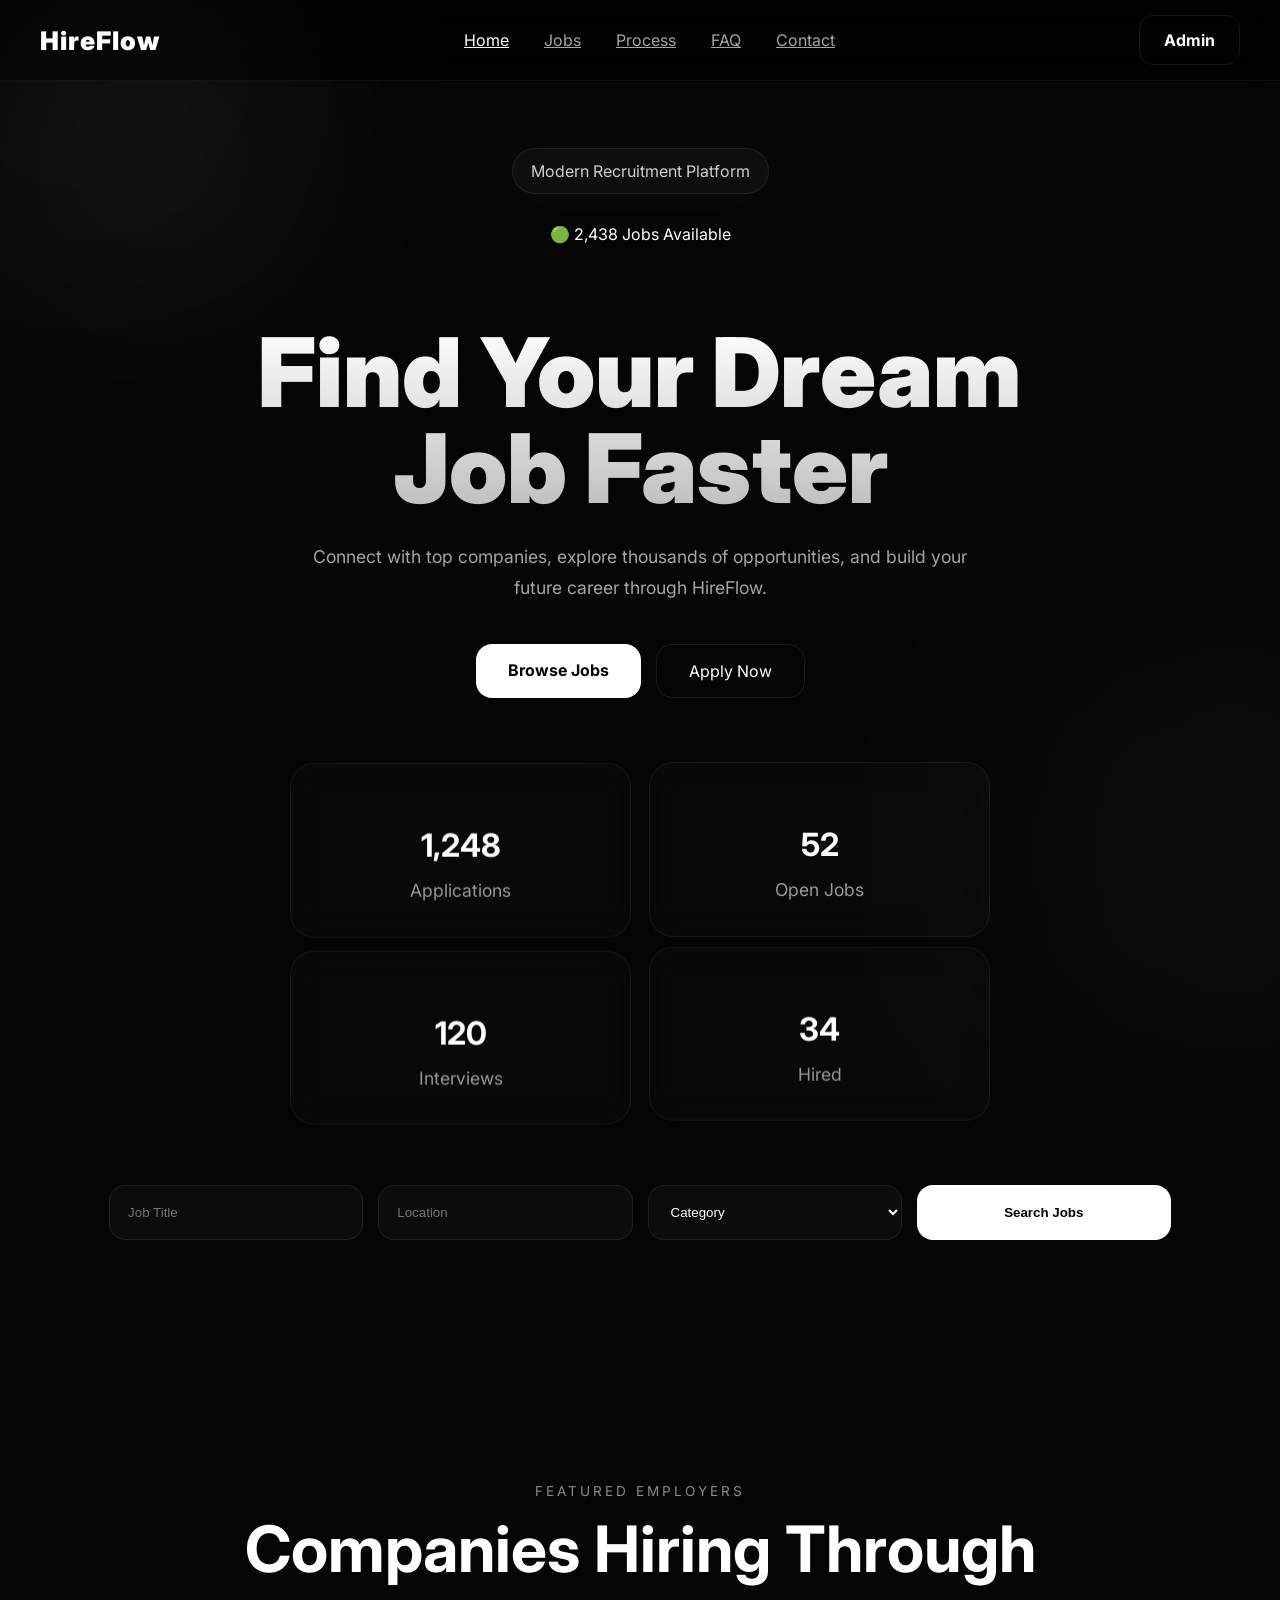
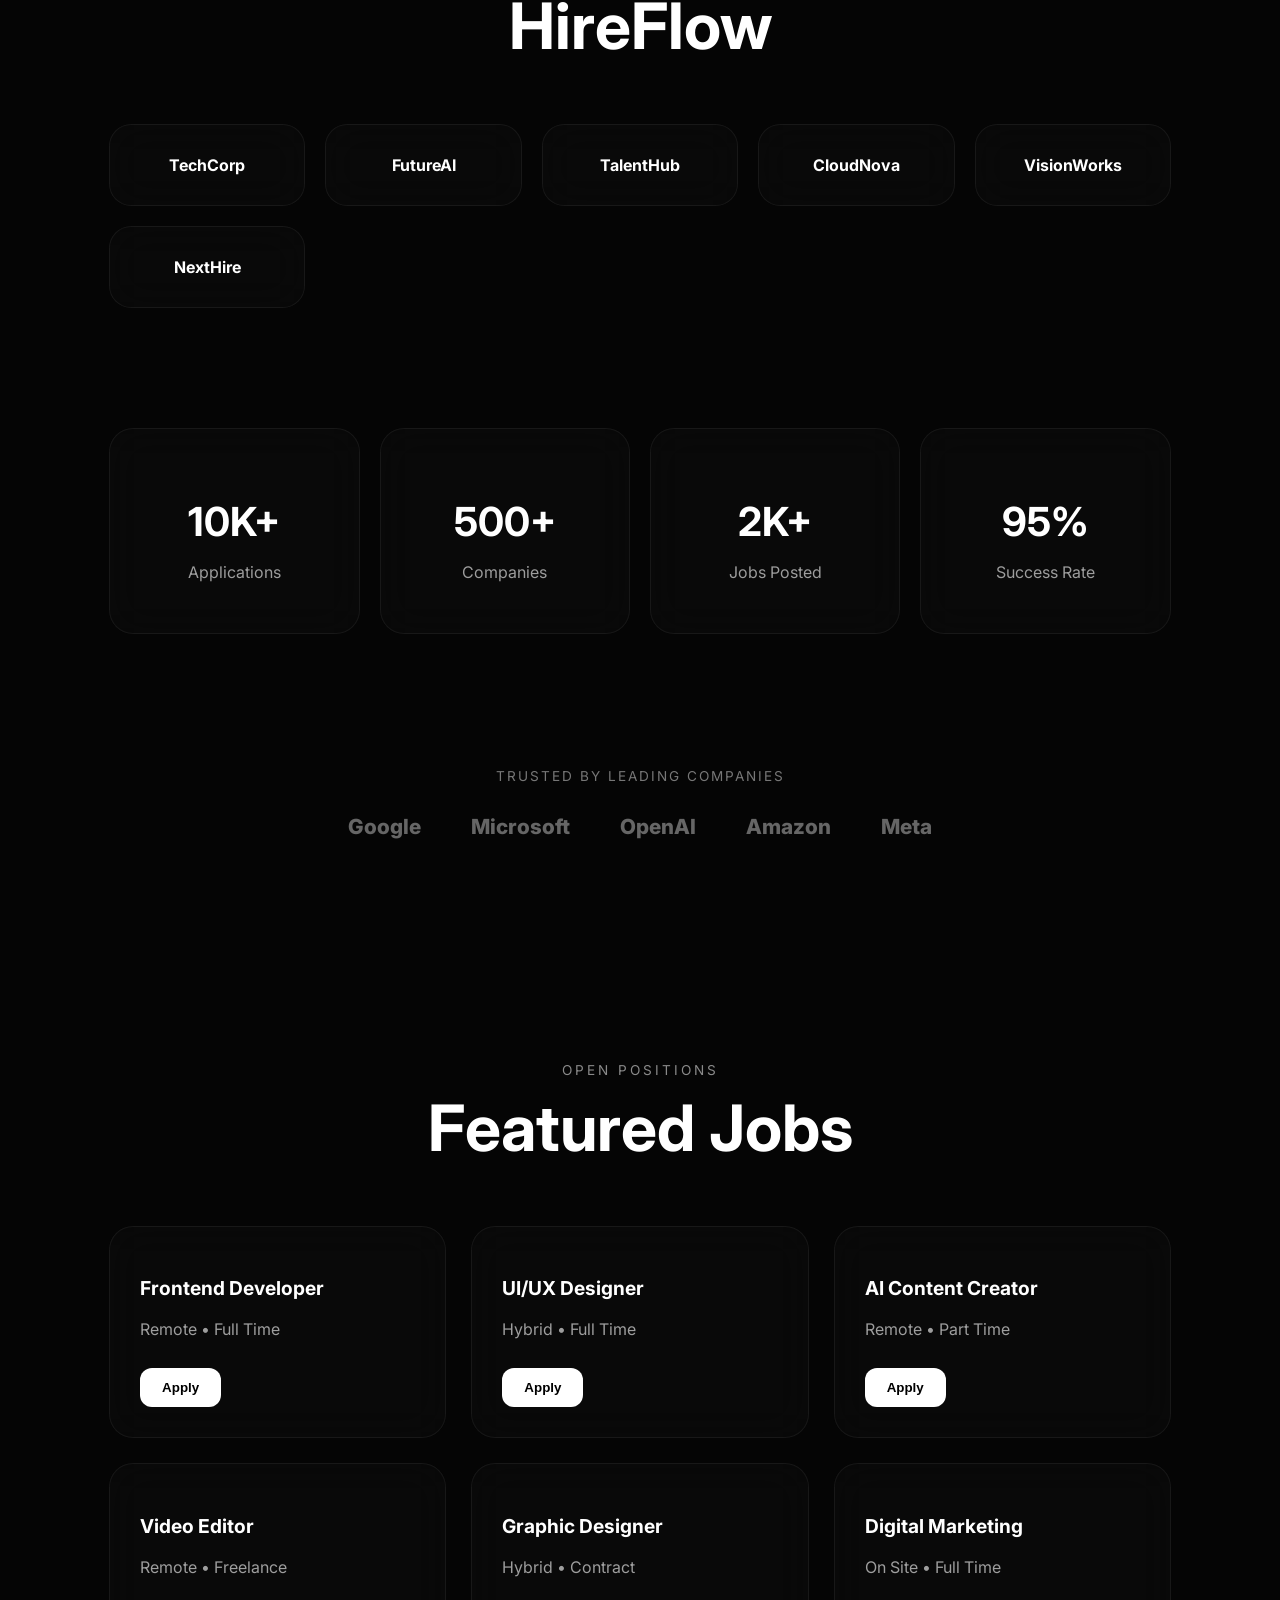
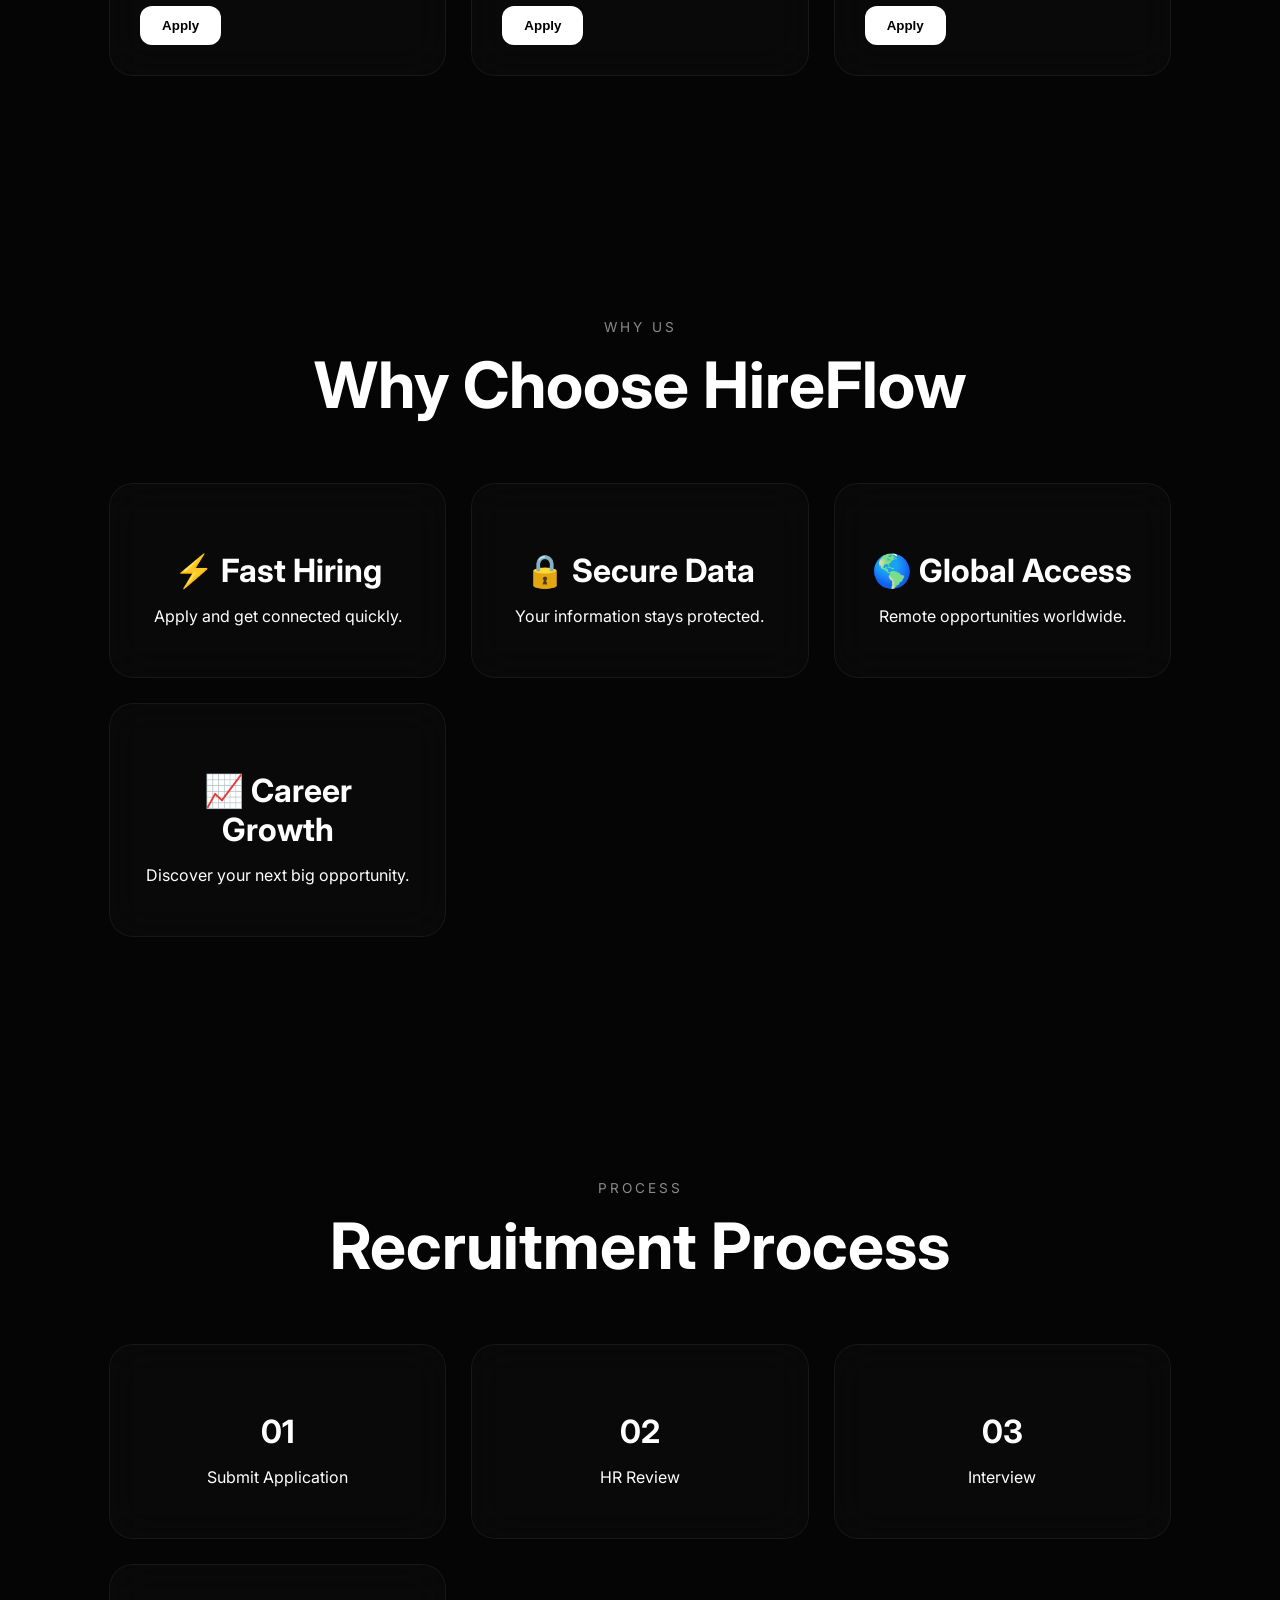
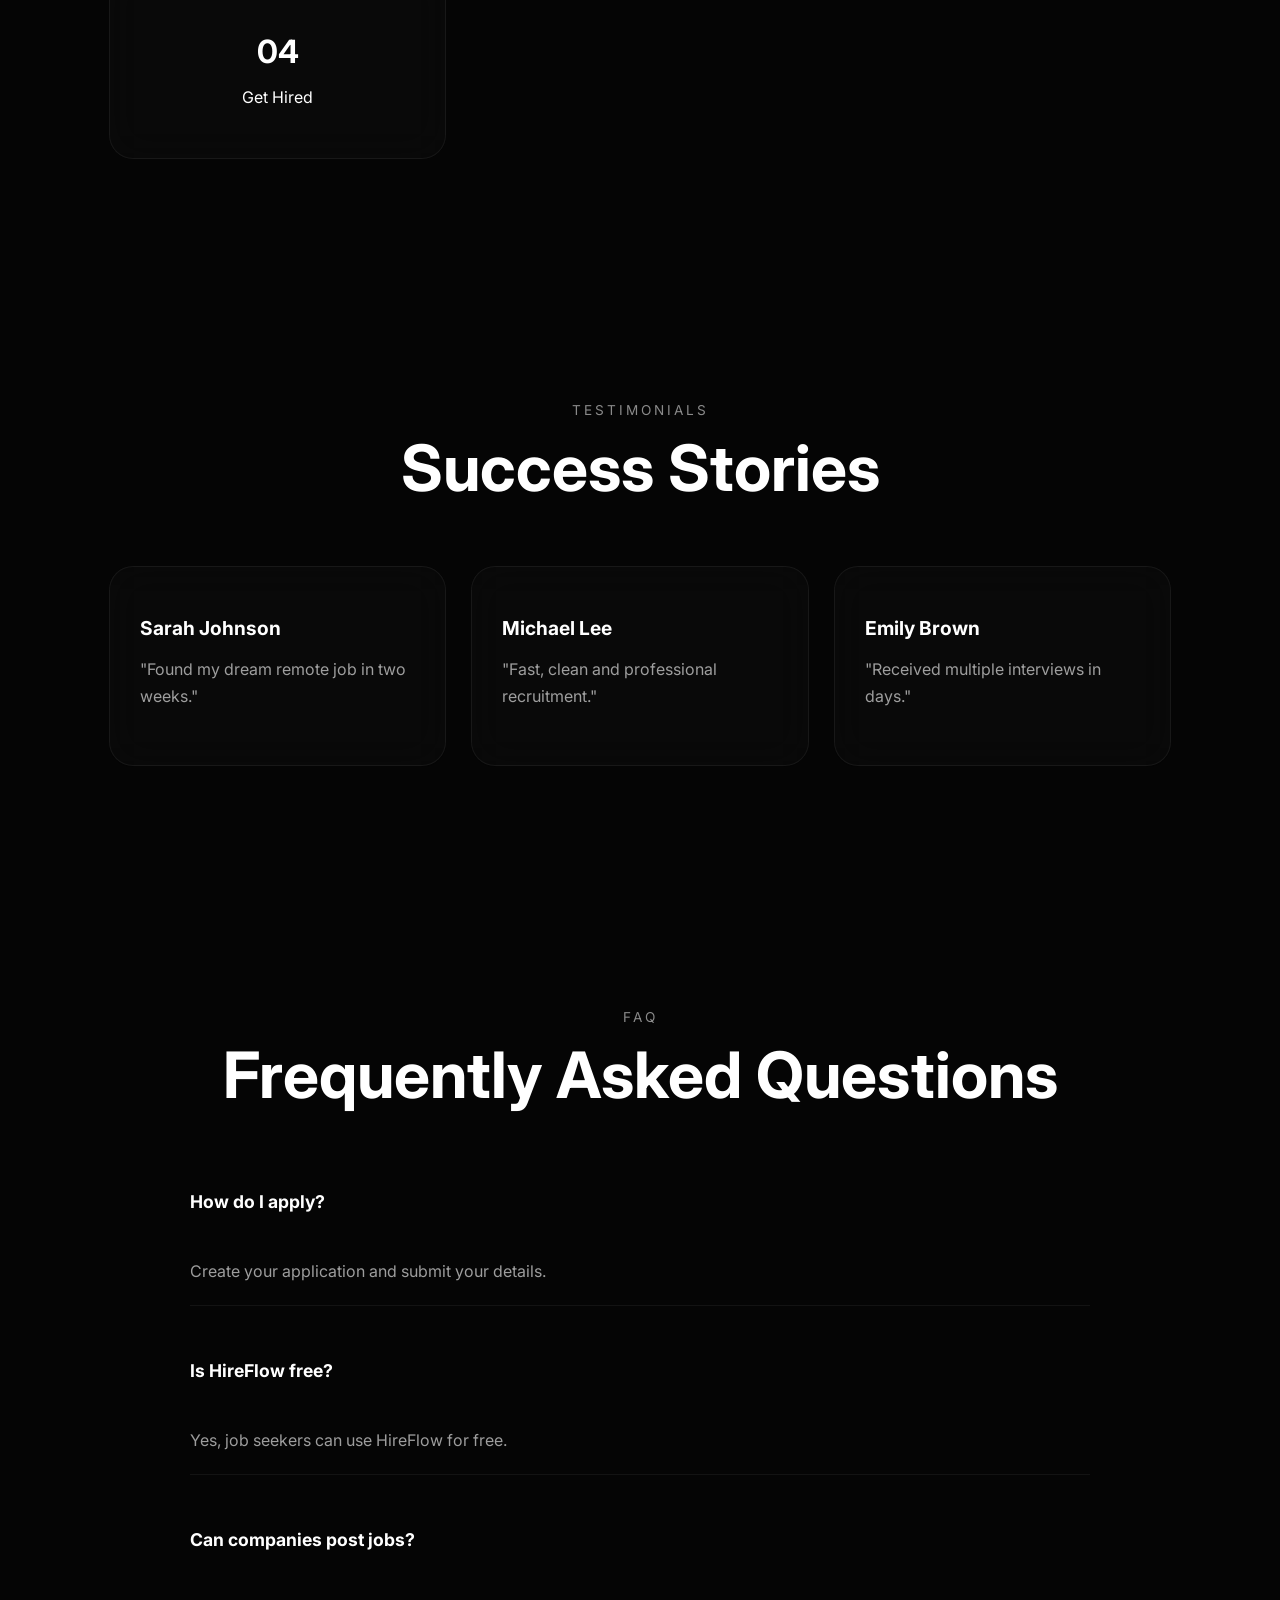
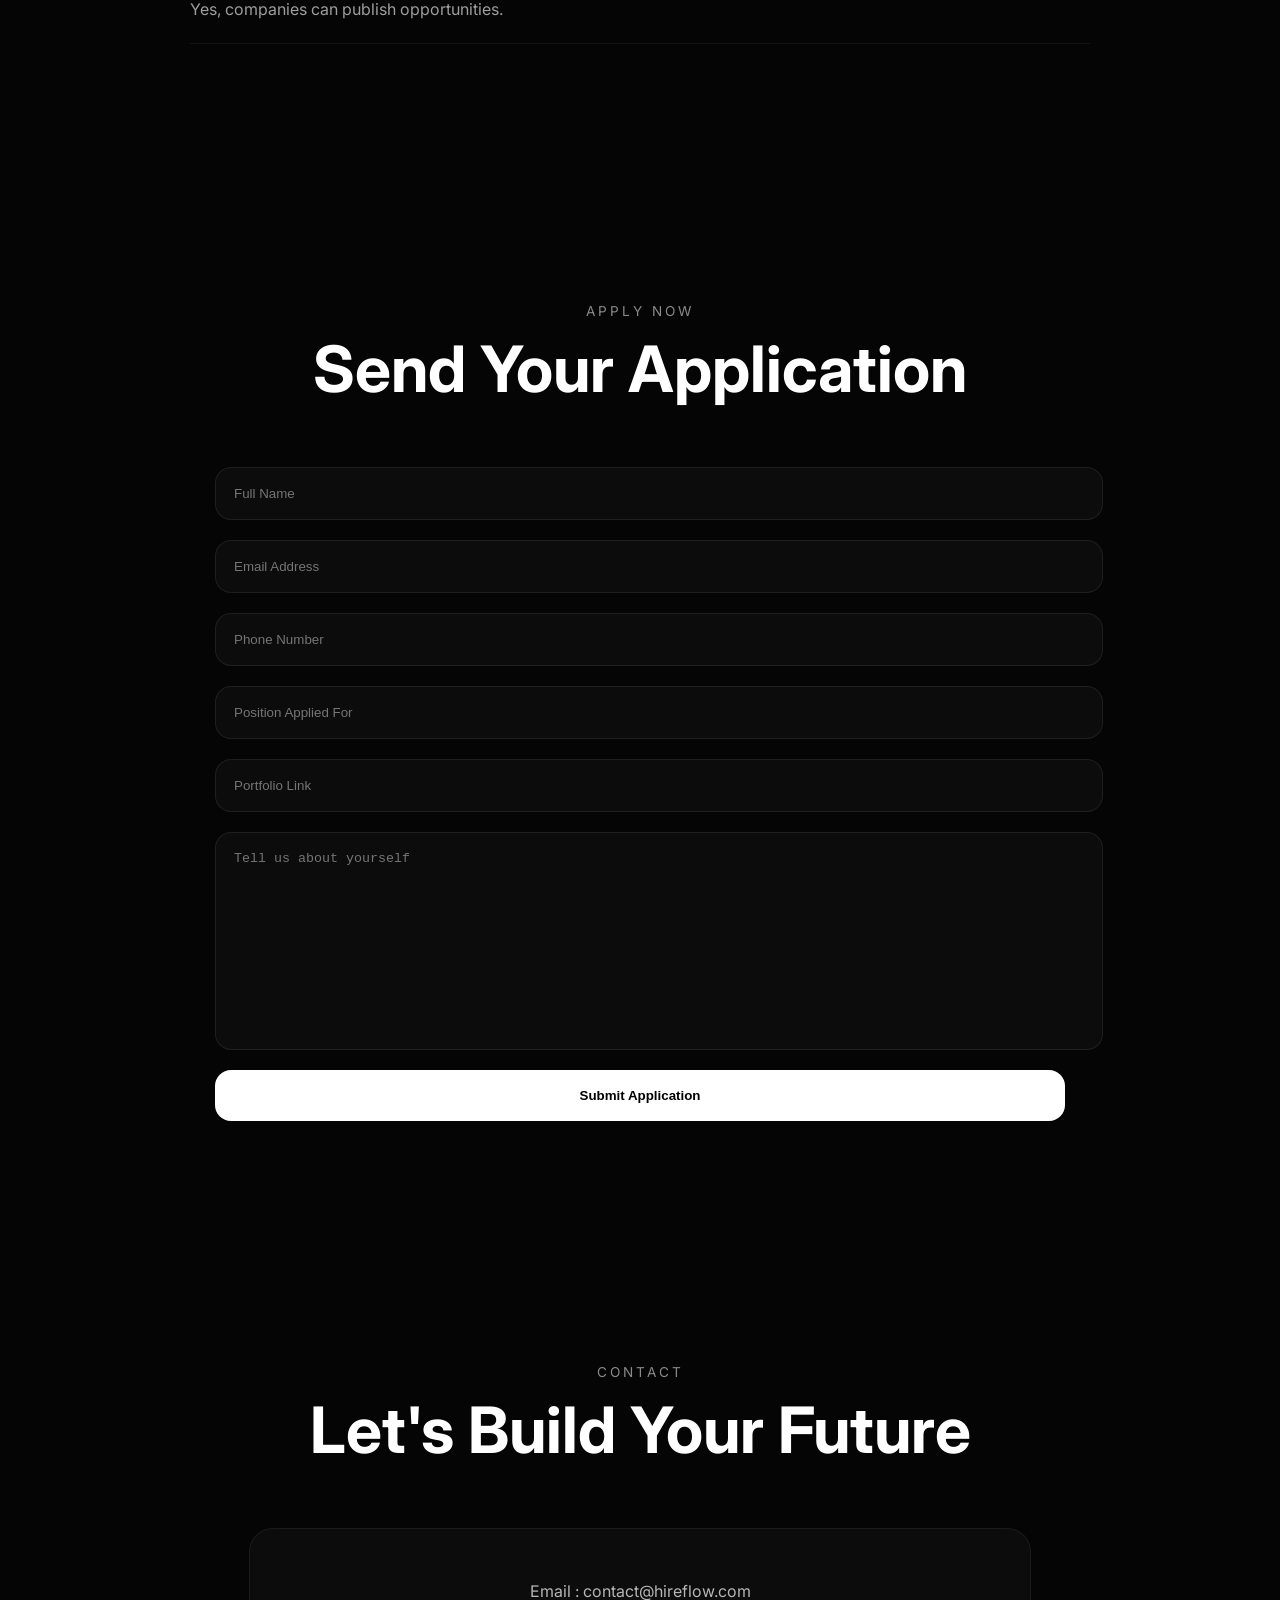
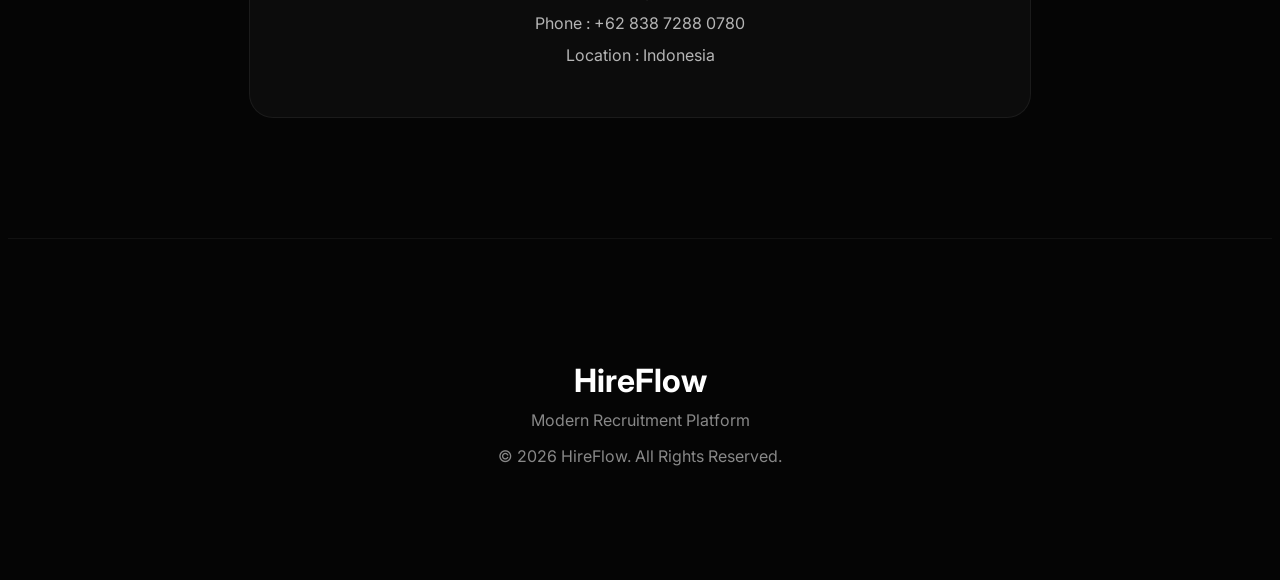
<file: index.html>
<!DOCTYPE html>
<html lang="en">
<head>
<meta charset="UTF-8">
<meta name="viewport" content="width=device-width, initial-scale=1.0">
<title>HireFlow | Modern Recruitment Platform</title>
<link rel="preconnect" href="https://fonts.googleapis.com">
<link rel="preconnect" href="https://fonts.gstatic.com" crossorigin>
<link href="https://fonts.googleapis.com/css2?family=Inter:wght@300;400;500;600;700;800;900&display=swap" rel="stylesheet">
<link rel="stylesheet" href="style.css">
</head>
<body>
<div class="cursor-glow"></div>
<div id="loader">
HF
</div>
<div class="bg-blur blur1"></div>
<div class="bg-blur blur2"></div>
<nav class="navbar">
<div class="logo">
HireFlow
</div>
<ul class="nav-links">
<li><a href="#home">Home</a></li>
<li><a href="#jobs">Jobs</a></li>
<li><a href="#process">Process</a></li>
<li><a href="#faq">FAQ</a></li>
<li><a href="#contact">Contact</a></li>
</ul>
<div class="nav-actions">
<a href="admin/login.html" class="admin-btn">Admin</a>
</div>
</nav>
<section id="home" class="hero">
<div class="hero-content">
<div class="hero-badge">
Modern Recruitment Platform
</div>
<div class="live-status">
🟢 2,438 Jobs Available
</div>
<h1>
Find Your Dream Job Faster
</h1>
<p>
Connect with top companies, explore thousands of opportunities,
and build your future career through HireFlow.
</p>
<div class="hero-buttons">
<a href="#jobs" class="primary-btn">
Browse Jobs
</a>
<a href="#apply" class="secondary-btn">
Apply Now
</a>
</div>
<div class="dashboard-preview">

<div class="dashboard-card">
<h3>1,248</h3>
<p>Applications</p>
</div>

<div class="dashboard-card">
<h3>52</h3>
<p>Open Jobs</p>
</div>

<div class="dashboard-card">
<h3>120</h3>
<p>Interviews</p>
</div>

<div class="dashboard-card">
<h3>34</h3>
<p>Hired</p>
</div>

</div>  
  
</div>
</section>
<section class="search-section">
<div class="search-box">
<input type="text" placeholder="Job Title">
<input type="text" placeholder="Location">
<select>
<option>Category</option>
<option>Technology</option>
<option>Design</option>
<option>Marketing</option>
<option>AI</option>
</select>
<button>
Search Jobs
</button>
</div>
</section>
<section class="section">
<div class="section-header">
<span>FEATURED EMPLOYERS</span>
<h2>
Companies Hiring Through HireFlow
</h2>
</div>
<div class="companies-grid">
<div class="company-card">TechCorp</div>
<div class="company-card">FutureAI</div>
<div class="company-card">TalentHub</div>
<div class="company-card">CloudNova</div>
<div class="company-card">VisionWorks</div>
<div class="company-card">NextHire</div>
</div>
</section>
<section class="stats">
<div class="stat-card">
<h2>10K+</h2>
<p>Applications</p>
</div>
<div class="stat-card">
<h2>500+</h2>
<p>Companies</p>
</div>
<div class="stat-card">
<h2>2K+</h2>
<p>Jobs Posted</p>
</div>
<div class="stat-card">
<h2>95%</h2>
<p>Success Rate</p>
</div>
</section>
<section class="trusted">
<p>Trusted by leading companies</p>
<div class="trusted-logos">
<span>Google</span>
<span>Microsoft</span>
<span>OpenAI</span>
<span>Amazon</span>
<span>Meta</span>
</div>
</section>
<section id="jobs" class="section">
<div class="section-header">
<span>OPEN POSITIONS</span>
<h2>
Featured Jobs
</h2>
</div>
<div class="jobs-grid">
<div class="job-card">
<h3>Frontend Developer</h3>
<p>Remote • Full Time</p>
<button>Apply</button>
</div>
<div class="job-card">
<h3>UI/UX Designer</h3>
<p>Hybrid • Full Time</p>
<button>Apply</button>
</div>
<div class="job-card">
<h3>AI Content Creator</h3>
<p>Remote • Part Time</p>
<button>Apply</button>
</div>
<div class="job-card">
<h3>Video Editor</h3>
<p>Remote • Freelance</p>
<button>Apply</button>
</div>
<div class="job-card">
<h3>Graphic Designer</h3>
<p>Hybrid • Contract</p>
<button>Apply</button>
</div>
<div class="job-card">
<h3>Digital Marketing</h3>
<p>On Site • Full Time</p>
<button>Apply</button>
</div>
</div>
</section>
<section class="section">
<div class="section-header">
<span>WHY US</span>
<h2>
Why Choose HireFlow
</h2>
</div>
<div class="process-grid">
<div class="process-card">
<h3>⚡ Fast Hiring</h3>
<p>Apply and get connected quickly.</p>
</div>
<div class="process-card">
<h3>🔒 Secure Data</h3>
<p>Your information stays protected.</p>
</div>
<div class="process-card">
<h3>🌎 Global Access</h3>
<p>Remote opportunities worldwide.</p>
</div>
<div class="process-card">
<h3>📈 Career Growth</h3>
<p>Discover your next big opportunity.</p>
</div>
</div>
</section>
<section id="process" class="section">
<div class="section-header">
<span>PROCESS</span>
<h2>
Recruitment Process
</h2>
</div>
<div class="process-grid">
<div class="process-card">
<h3>01</h3>
<p>Submit Application</p>
</div>
<div class="process-card">
<h3>02</h3>
<p>HR Review</p>
</div>
<div class="process-card">
<h3>03</h3>
<p>Interview</p>
</div>
<div class="process-card">
<h3>04</h3>
<p>Get Hired</p>
</div>
</div>
</section>
<section class="section">
<div class="section-header">
<span>TESTIMONIALS</span>
<h2>
Success Stories
</h2>
</div>
<div class="jobs-grid">
<div class="job-card">
<h3>Sarah Johnson</h3>
<p>"Found my dream remote job in two weeks."</p>
</div>
<div class="job-card">
<h3>Michael Lee</h3>
<p>"Fast, clean and professional recruitment."</p>
</div>
<div class="job-card">
<h3>Emily Brown</h3>
<p>"Received multiple interviews in days."</p>
</div>
</div>
</section>
<section id="faq" class="section">
<div class="section-header">
<span>FAQ</span>
<h2>
Frequently Asked Questions
</h2>
</div>
<div class="faq-box">
<h3>How do I apply?</h3>
<p>Create your application and submit your details.</p>
<h3>Is HireFlow free?</h3>
<p>Yes, job seekers can use HireFlow for free.</p>
<h3>Can companies post jobs?</h3>
<p>Yes, companies can publish opportunities.</p>
</div>
</section>
<section id="apply" class="section">
<div class="section-header">
<span>APPLY NOW</span>
<h2>
Send Your Application
</h2>
</div>
<form class="apply-form">
<input type="text" placeholder="Full Name">
<input type="email" placeholder="Email Address">
<input type="text" placeholder="Phone Number">
<input type="text" placeholder="Position Applied For">
<input type="url" placeholder="Portfolio Link">
<textarea placeholder="Tell us about yourself"></textarea>
<button type="submit">
Submit Application
</button>
</form>
</section>
<section id="contact" class="section">
<div class="section-header">
<span>CONTACT</span>
<h2>
Let's Build Your Future
</h2>
</div>
<div class="contact-box">
<p>Email : contact@hireflow.com</p>
<p>Phone : +62 838 7288 0780</p>
<p>Location : Indonesia</p>
</div>
</section>
<footer class="footer">
<h3>
HireFlow
</h3>
<p>
Modern Recruitment Platform
</p>
<p>
© 2026 HireFlow. All Rights Reserved.
</p>
</footer>
<script src="script.js"></script>
</body>
</html>
</file>
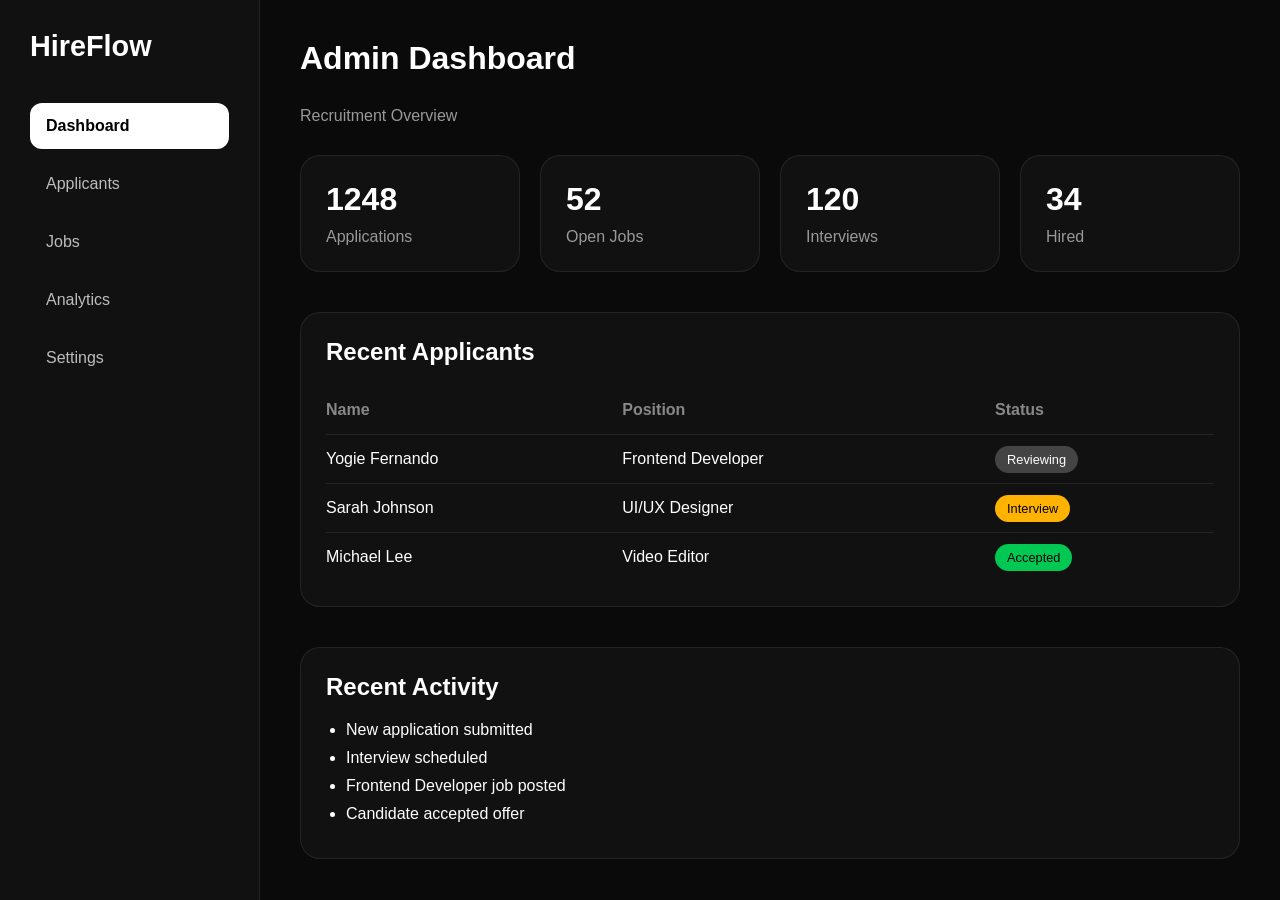
<file: admin/dashboard.html>
<!DOCTYPE html>

<html lang="en">

<head>

<meta charset="UTF-8">

<meta name="viewport" content="width=device-width, initial-scale=1.0">

<title>HireFlow Admin Dashboard</title>

<link rel="stylesheet" href="admin.css">

</head>

<body>

<div class="sidebar">

<div class="logo">

HireFlow

</div>

<div class="menu">

<a href="dashboard.html" class="active">Dashboard</a>

<a href="applicants.html">Applicants</a>

<a href="jobs.html">Jobs</a>

<a href="analytics.html">Analytics</a>

<a href="settings.html">Settings</a>

</div>

</div>

<div class="main">

<h1 class="page-title">

Admin Dashboard

</h1>

<p style="color:#999;margin-bottom:30px;">

Recruitment Overview

</p>

<div class="cards">

<div class="card">

<h2>1248</h2>

<p>Applications</p>

</div>

<div class="card">

<h2>52</h2>

<p>Open Jobs</p>

</div>

<div class="card">

<h2>120</h2>

<p>Interviews</p>

</div>

<div class="card">

<h2>34</h2>

<p>Hired</p>

</div>

</div>

<div class="table-box">

<h2 style="margin-bottom:20px;">

Recent Applicants

</h2>

<table>

<tr>

<th>Name</th>

<th>Position</th>

<th>Status</th>

</tr>

<tr>

<td>Yogie Fernando</td>

<td>Frontend Developer</td>

<td><span class="status review">Reviewing</span></td>

</tr>

<tr>

<td>Sarah Johnson</td>

<td>UI/UX Designer</td>

<td><span class="status interview">Interview</span></td>

</tr>

<tr>

<td>Michael Lee</td>

<td>Video Editor</td>

<td><span class="status accepted">Accepted</span></td>

</tr>

</table>

</div>

<div class="activity">

<h2>

Recent Activity

</h2>

<ul>

<li>New application submitted</li>

<li>Interview scheduled</li>

<li>Frontend Developer job posted</li>

<li>Candidate accepted offer</li>

</ul>

</div>

</div>

<script src="admin.js"></script>

</body>

</html>
</file>
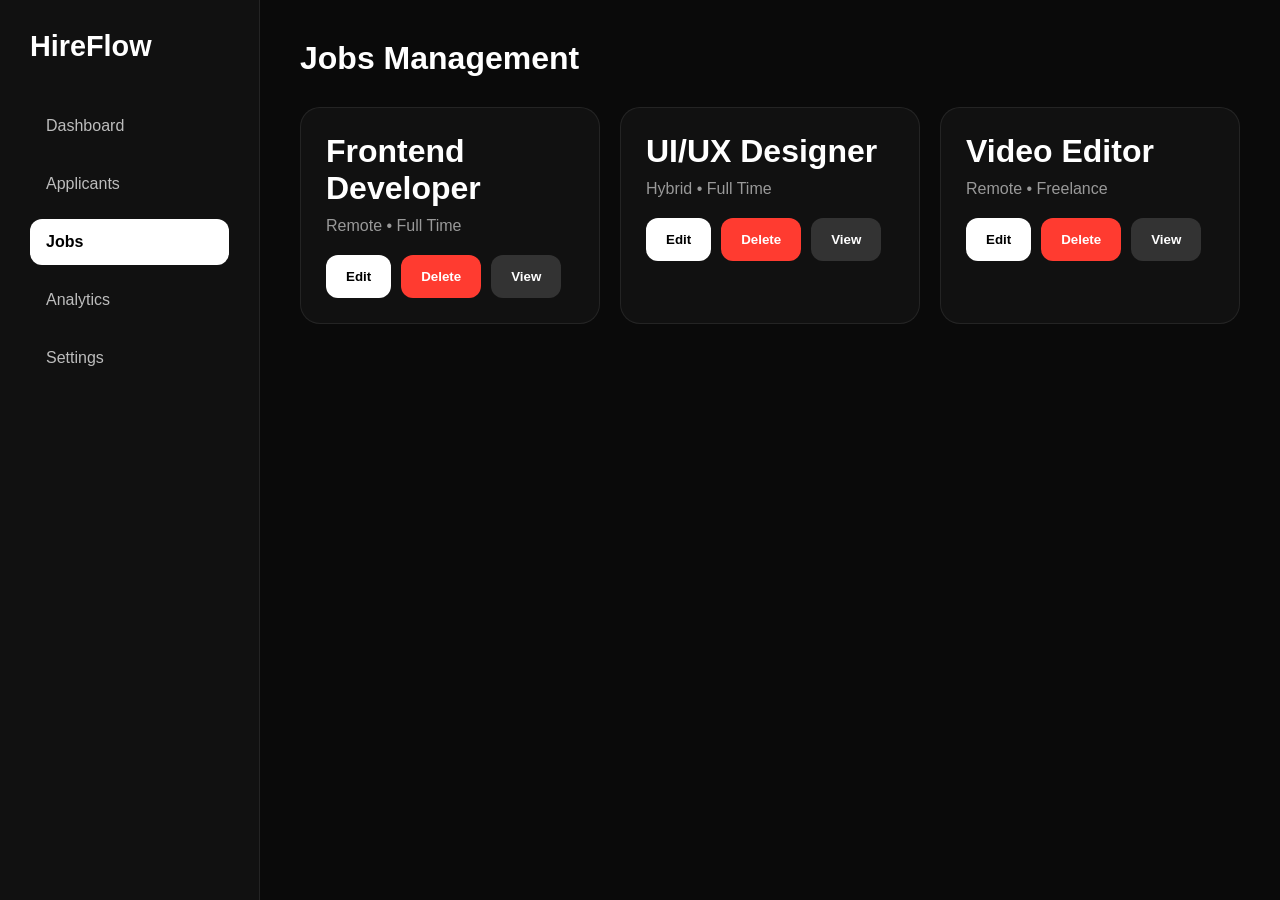
<file: admin/jobs.html>
<!DOCTYPE html>

<html lang="en">

<head>

<meta charset="UTF-8">

<meta name="viewport" content="width=device-width, initial-scale=1.0">

<title>Jobs - HireFlow Admin</title>

<link rel="stylesheet" href="admin.css">

</head>

<body>

<div class="sidebar">

<div class="logo">

HireFlow

</div>

<div class="menu">

<a href="dashboard.html">Dashboard</a>

<a href="applicants.html">Applicants</a>

<a href="jobs.html" class="active">Jobs</a>

<a href="analytics.html">Analytics</a>

<a href="settings.html">Settings</a>

</div>

</div>

<div class="main">

<h1 class="page-title">

Jobs Management

</h1>

<div class="cards">

<div class="card">

<h2>Frontend Developer</h2>

<p>Remote • Full Time</p>

<div style="margin-top:20px;display:flex;gap:10px;flex-wrap:wrap;">

<button>Edit</button>

<button style="background:#ff3b30;color:white;">Delete</button>

<button style="background:#333;color:white;">View</button>

</div>

</div>

<div class="card">

<h2>UI/UX Designer</h2>

<p>Hybrid • Full Time</p>

<div style="margin-top:20px;display:flex;gap:10px;flex-wrap:wrap;">

<button>Edit</button>

<button style="background:#ff3b30;color:white;">Delete</button>

<button style="background:#333;color:white;">View</button>

</div>

</div>

<div class="card">

<h2>Video Editor</h2>

<p>Remote • Freelance</p>

<div style="margin-top:20px;display:flex;gap:10px;flex-wrap:wrap;">

<button>Edit</button>

<button style="background:#ff3b30;color:white;">Delete</button>

<button style="background:#333;color:white;">View</button>

</div>

</div>

</div>

</div>

<script src="admin.js"></script>

</body>

</html>
</file>
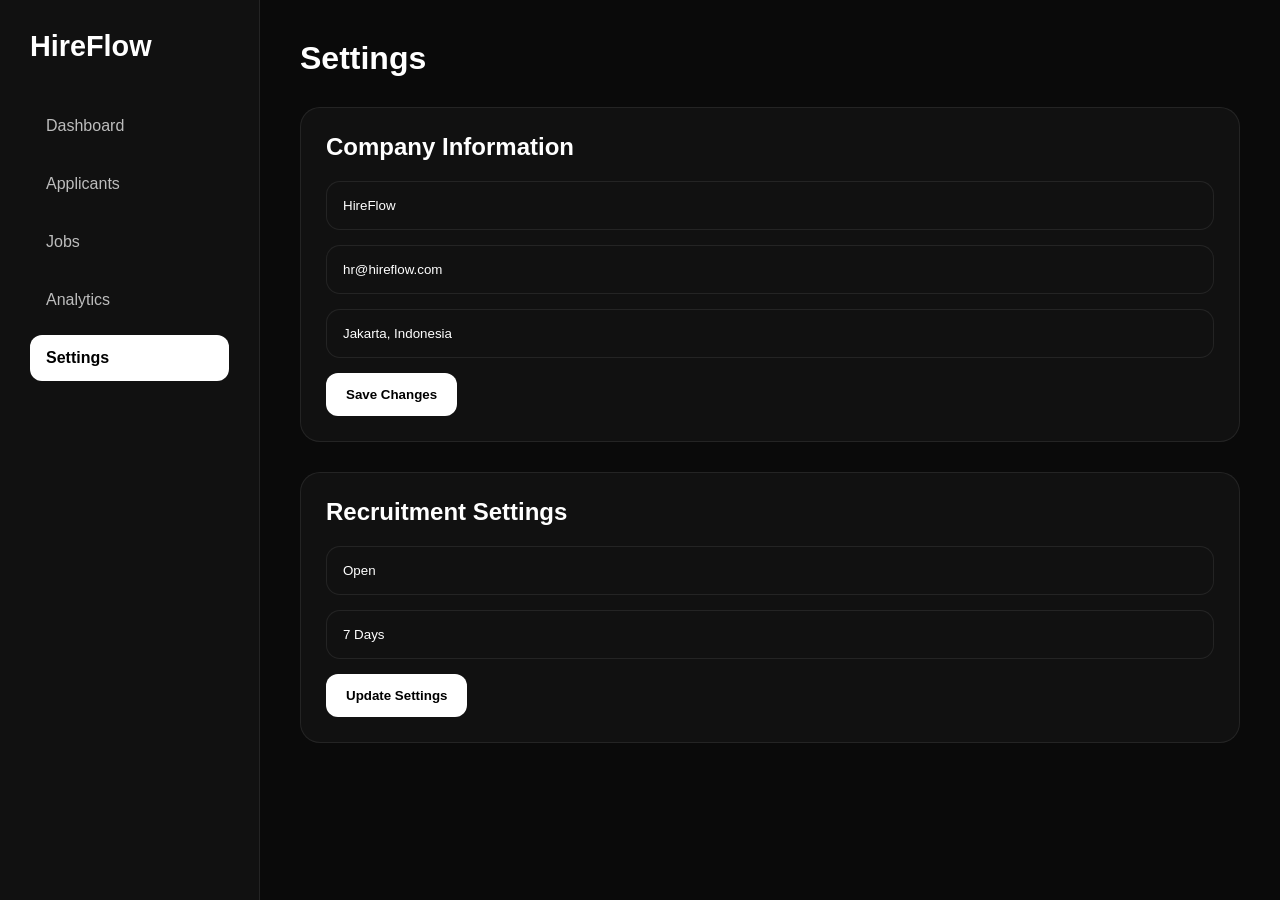
<file: admin/settings.html>
<!DOCTYPE html>
<html lang="en">
<head>
<meta charset="UTF-8">
<meta name="viewport" content="width=device-width, initial-scale=1.0">
<title>Settings - HireFlow Admin</title>

<link rel="stylesheet" href="admin.css">

</head>
<body>

<div class="sidebar">

<div class="logo">
HireFlow
</div>

<div class="menu">
<a href="dashboard.html">Dashboard</a>
<a href="applicants.html">Applicants</a>
<a href="jobs.html">Jobs</a>
<a href="analytics.html">Analytics</a>
<a href="settings.html" class="active">Settings</a>
</div>

</div>

<div class="main">

<h1 class="page-title">
Settings
</h1>

<div class="table-box">

<h2 style="margin-bottom:20px;">
Company Information
</h2>

<input type="text" placeholder="Company Name" value="HireFlow">

<input type="email" placeholder="Company Email" value="hr@hireflow.com">

<input type="text" placeholder="Company Location" value="Jakarta, Indonesia">

<button>
Save Changes
</button>

</div>

<div class="table-box" style="margin-top:30px;">

<h2 style="margin-bottom:20px;">
Recruitment Settings
</h2>

<input type="text" placeholder="Default Job Status" value="Open">

<input type="text" placeholder="Application Review Time" value="7 Days">

<button>
Update Settings
</button>

</div>

</div>

<script src="admin.js"></script>

</body>
</html>
</file>
<file: style.css>
{
margin:0;
padding:0;
box-sizing:border-box;
}
html{
scroll-behavior:smooth;
}
body{
font-family:'Inter',sans-serif;
background:#050505;
color:#fff;
overflow-x:hidden;
position:relative;
}
/* LOADER */
#loader{
position:fixed;
inset:0;
background:#050505;
display:flex;
justify-content:center;
align-items:center;
font-size:4rem;
font-weight:900;
z-index:99999;
transition:.8s;
}
/* BACKGROUND GLOW */
.bg-blur{
position:fixed;
border-radius:50%;
filter:blur(140px);
z-index:-1;
}
.blur1{
width:400px;
height:400px;
background:rgba(255,255,255,.06);
top:-120px;
left:-120px;
}
.blur2{
width:500px;
height:500px;
background:rgba(255,255,255,.04);
right:-200px;
bottom:-200px;
}
/* NAVBAR */
.navbar{
position:fixed;
top:0;
left:0;
right:0;
height:80px;
padding:0 40px;
display:flex;
justify-content:space-between;
align-items:center;
background:rgba(0,0,0,.55);
backdrop-filter:blur(20px);
border-bottom:1px solid rgba(255,255,255,.05);
z-index:999;
overflow:hidden;
}
.logo{
font-size:1.6rem;
font-weight:900;
letter-spacing:1px;
justify-self:start;
cursor:pointer;
transition:.3s;
}
.logo:hover{
transform:scale(1.05);
}
.nav-links{
display:flex;
gap:35px;
list-style:none;
margin:0;
padding:0;
}
.nav-actions{
display:flex;
align-items:center;
flex-shrink:0;
}
.admin-btn{
padding:14px 24px;
border-radius:14px;
border:1px solid rgba(255,255,255,.08);
color:#fff;
text-decoration:none;
font-weight:700; 
}
.admin-btn:hover{
background:#fff;
color:#000;
}
.nav-btn,
.admin-btn{
transition:.3s;
}
.nav-btn:hover,
.admin-btn:hover{
transform:translateY(-2px);
}
.navbar.scrolled{
background:rgba(0,0,0,.85);
border-bottom:1px solid rgba(255,255,255,.08);
}
/* HERO */
.hero{
min-height:auto;
padding:140px 8% 60px;
display:flex;
justify-content:center;
align-items:center;
text-align:center;
}
.hero-content{
max-width:900px;
}
.hero-badge{
display:inline-block;
padding:12px 18px;
border-radius:999px;
background:rgba(255,255,255,.04);
box-shadow:0 0 40px rgba(255,255,255,.05);
border:1px solid rgba(255,255,255,.08);
margin-bottom:30px;
color:#d0d0d0;
}
.hero h1{
font-size:clamp(3rem,8vw,6rem);
font-weight:900;
line-height:1;
margin-bottom:25px;
background:linear-gradient(
180deg,
#ffffff,
#bdbdbd
);
-webkit-background-clip:text;
-webkit-text-fill-color:transparent;
}
.hero p{
max-width:700px;
margin:auto;
color:#a5a5a5;
font-size:1.1rem;
line-height:1.8;
}
.hero-buttons{
margin-top:40px;
display:flex;
justify-content:center;
gap:15px;
flex-wrap:wrap;
}
.primary-btn{
padding:16px 32px;
border-radius:16px;
background:#fff;
color:#000;
font-weight:700;
text-decoration:none;
}
.secondary-btn{
padding:16px 32px;
border-radius:16px;
border:1px solid rgba(255,255,255,.08);
color:#fff;
text-decoration:none;
}
/* DASHBOARD PREVIEW */
.dashboard-preview{
margin:60px auto 0;
max-width:700px;
display:grid;
grid-template-columns:repeat(2,1fr);
gap:18px;
}
.dashboard-card{
padding:30px;
border-radius:24px;
background:rgba(255,255,255,.02);
backdrop-filter:blur(20px);
border:1px solid rgba(255,255,255,.06);
backdrop-filter:blur(20px);
transition:.3s;
}
.dashboard-card:hover{
transform:translateY(-6px);
border-color:rgba(255,255,255,.15);
}
.dashboard-card h3{
font-size:2rem;
margin-bottom:10px;
}
.dashboard-card p{
color:#999;
}
/* SEARCH */
.search-section{
padding:0 8% 120px;
}
.search-box{
max-width:1100px;
margin:auto;
display:grid;
grid-template-columns:repeat(4,1fr);
gap:15px;
}
.search-box input,
.search-box select{
padding:18px;
background:rgba(255,255,255,.03);
border:1px solid rgba(255,255,255,.08);
border-radius:16px;
color:white;
}
.search-box button{
border:none;
border-radius:16px;
background:white;
color:black;
font-weight:800;
cursor:pointer;
}
/* SECTION */
.section{
padding:120px 8%;
}
.section-header{
text-align:center;
margin-bottom:60px;
}
.section-header span{
font-size:.85rem;
letter-spacing:3px;
color:#8a8a8a;
}
.section-header h2{
font-size:clamp(2rem,5vw,4rem);
margin-top:10px;
}
/* COMPANIES */
.companies-grid{
display:grid;
grid-template-columns:repeat(auto-fit,minmax(180px,1fr));
gap:20px;
}
.company-card{
padding:30px;
text-align:center;
background:rgba(255,255,255,.02);
backdrop-filter:blur(20px);
border:1px solid rgba(255,255,255,.06);
border-radius:22px;
font-weight:700;
transition:.35s;
}
.company-card:hover{
transform:translateY(-8px);
border-color:rgba(255,255,255,.15);
}
.trusted{
padding:0 8% 100px;
text-align:center;
}
.trusted p{
color:#777;
margin-bottom:30px;
letter-spacing:2px;
text-transform:uppercase;
font-size:.85rem;
}
.trusted-logos{
display:flex;
justify-content:center;
flex-wrap:wrap;
gap:50px;
font-size:1.3rem;
font-weight:800;
color:#666;
}
/* STATS */
.stats{
padding:0 8% 120px;
display:grid;
grid-template-columns:
repeat(auto-fit,minmax(220px,1fr));
gap:20px;
}
.stat-card{
padding:35px;
border-radius:24px;
background:rgba(255,255,255,.02);
backdrop-filter:blur(20px);
border:1px solid rgba(255,255,255,.06);
text-align:center;
transition:.35s;
}
.stat-card:hover{
transform:translateY(-8px);
}
.stat-card h2{
font-size:2.5rem;
margin-bottom:10px;
}
.stat-card p{
color:#9d9d9d;
}
/* JOBS */
.jobs-grid{
display:grid;
grid-template-columns:
repeat(auto-fit,minmax(320px,1fr));
gap:25px;
}
.job-card{
padding:30px;
background:rgba(255,255,255,.02);
backdrop-filter:blur(20px);
border:1px solid rgba(255,255,255,.06);
border-radius:24px;
transition:.35s;
}
.job-card{
overflow:hidden;
position:relative;
}
.job-card::before{
content:"";
position:absolute;
inset:0;
background:
linear-gradient(
135deg,
transparent,
rgba(255,255,255,.05),
transparent
);
opacity:0;
transition:.4s;
}
.job-card:hover::before{
opacity:1;
}
.job-card:hover{
transform:translateY(-8px);
border-color:rgba(255,255,255,.15);
}
.job-card:hover,
.stat-card:hover,
.company-card:hover,
.process-card:hover,
.dashboard-card:hover{
box-shadow:
0 20px 40px rgba(255,255,255,.05);
}
.job-card h3{
margin-bottom:12px;
font-size:1.2rem;
}
.job-card p{
color:#9e9e9e;
line-height:1.7;
margin-bottom:25px;
}
.job-card button{
padding:12px 22px;
border:none;
border-radius:12px;
background:white;
color:black;
font-weight:700;
cursor:pointer;
}
/* PROCESS */
.process-grid{
display:grid;
grid-template-columns:
repeat(auto-fit,minmax(250px,1fr));
gap:25px;
}
.process-card{
padding:35px;
text-align:center;
background:rgba(255,255,255,.02);
backdrop-filter:blur(20px);
border:1px solid rgba(255,255,255,.06);
border-radius:24px;
transition:.35s;
}
.process-card:hover{
transform:translateY(-8px);
}
.process-card h3{
font-size:2rem;
margin-bottom:15px;
}
/* FAQ */
.faq-box{
max-width:900px;
margin:auto;
display:flex;
flex-direction:column;
gap:20px;
}
.faq-box h3{
font-size:1.1rem;
margin-bottom:10px;
}
.faq-box p{
color:#9d9d9d;
line-height:1.7;
padding-bottom:20px;
border-bottom:1px solid rgba(255,255,255,.06);
}
/* FORM */
.apply-form{
max-width:850px;
margin:auto;
display:flex;
flex-direction:column;
gap:20px;
}
.apply-form input,
.apply-form textarea{
width:100%;
padding:18px;
background:rgba(255,255,255,.03);
border:1px solid rgba(255,255,255,.08);
border-radius:16px;
color:white;
outline:none;
}
.apply-form textarea{
height:180px;
resize:none;
}
.apply-form button{
padding:18px;
border:none;
border-radius:16px;
background:white;
color:black;
font-weight:800;
cursor:pointer;
}
/* CONTACT */
.contact-box{
max-width:700px;
margin:auto;
padding:40px;
text-align:center;
background:rgba(255,255,255,.03);
border:1px solid rgba(255,255,255,.06);
border-radius:24px;
}
.contact-box p{
margin:12px 0;
color:#b5b5b5;
}
/* FOOTER */
.footer{
padding:90px 8%;
text-align:center;
border-top:1px solid rgba(255,255,255,.05);
}
.footer h3{
font-size:2rem;
margin-bottom:10px;
}
.footer p{
margin-top:10px;
color:#888;
}
/* ANIMATION */
.hidden{
opacity:0;
transform:translateY(40px);
transition:.8s ease;
}
.show{
opacity:1;
transform:translateY(0);
}
.cursor-glow{
position:fixed;
width:300px;
height:300px;
border-radius:50%;
background:rgba(255,255,255,.04);
filter:blur(100px);
pointer-events:none;
z-index:-1;
}
/* MOBILE */
@media(max-width:900px){
.navbar{
display:flex;
justify-content:space-between;
align-items:center;
padding:22px clamp(20px,5vw,8%);
}
.nav-links{
display:none;
}
.nav-actions{
margin-left:0;
}
.admin-btn{
padding:10px 18px;
font-size:.9rem;
}
.hero h1{
font-size:3rem;
}
.dashboard-preview{
grid-template-columns:1fr;
}
.search-box{
grid-template-columns:1fr;
}
.jobs-grid{
grid-template-columns:1fr;
}
.process-grid{
grid-template-columns:1fr;
}

}
</file>
<file: admin/admin.css>
*{
margin:0;
padding:0;
box-sizing:border-box;
font-family:'Inter',sans-serif;
}

body{
background:#0a0a0a;
color:white;
display:flex;
min-height:100vh;
}

.sidebar{
width:260px;
background:#111;
border-right:1px solid rgba(255,255,255,.08);
padding:30px;
position:fixed;
top:0;
left:0;
height:100vh;
}

.logo{
font-size:1.8rem;
font-weight:900;
margin-bottom:40px;
}

.menu{
display:flex;
flex-direction:column;
gap:12px;
}

.menu a{
text-decoration:none;
color:#bdbdbd;
padding:14px 16px;
border-radius:12px;
transition:.3s;
}

.menu a:hover,
.menu a.active{
background:white;
color:black;
font-weight:700;
}

.main{
margin-left:260px;
padding:40px;
width:100%;
}

.page-title{
font-size:2rem;
font-weight:800;
margin-bottom:30px;
}

.cards{
display:grid;
grid-template-columns:repeat(auto-fit,minmax(220px,1fr));
gap:20px;
margin-bottom:40px;
}

.card{
background:#111;
padding:25px;
border-radius:20px;
border:1px solid rgba(255,255,255,.08);
}

.card h2{
font-size:2rem;
margin-bottom:10px;
}

.card p{
color:#999;
}

.table-box{
background:#111;
padding:25px;
border-radius:20px;
border:1px solid rgba(255,255,255,.08);
}

.activity{
background:#111;
padding:25px;
border-radius:20px;
border:1px solid rgba(255,255,255,.08);
margin-top:40px;
}
.activity h2{
margin-bottom:20px;
}
.activity ul{
padding-left:20px;
}
.activity li{
margin-bottom:10px;
}

table{
width:100%;
border-collapse:collapse;
}

th{
text-align:left;
padding:15px 0;
color:#888;
}

td{
padding:15px 0;
border-top:1px solid rgba(255,255,255,.08);
}

.status{
padding:6px 12px;
border-radius:999px;
font-size:.8rem;
}

.review{
background:#444;
}

.interview{
background:#ffb300;
color:black;
}

.accepted{
background:#00c853;
color:black;
}

input{
width:100%;
padding:16px;
background:#111;
border:1px solid rgba(255,255,255,.08);
border-radius:14px;
color:white;
margin-bottom:15px;
}

button{
padding:14px 20px;
border:none;
border-radius:12px;
background:white;
color:black;
font-weight:700;
cursor:pointer;
}
@media(max-width:900px){

.main{
padding:20px;
}
.page-title{
font-size:1.8rem;
}
.cards{
grid-template-columns:1fr;
}
.menu{
flex-direction:row;
flex-wrap:wrap;
}
.menu a{
padding:10px 12px;
font-size:.9rem;
}
.logo{
margin-bottom:20px;
}
.chart{
height:280px;
padding:15px;
gap:10px;
}
.value{
font-size:.8rem;
}
.label{
font-size:.8rem;
}
.sidebar{
position:relative;
width:100%;
height:auto;
}

.main{
margin-left:0;
}

body{
flex-direction:column;
}

}

.chart{
height:400px;
display:flex;
align-items:flex-end;
gap:25px;
padding:30px;
background:#111;
border-radius:20px;
border:1px solid rgba(255,255,255,.08);
overflow:hidden;
}

.bar-group{
flex:1;
text-align:center;
}

.bar{
width:100%;
background:white;
border-radius:12px 12px 0 0;
}

.label{
margin-top:12px;
color:#999;
}

.value{
margin-bottom:10px;
font-weight:700;
}

.card,
.table-box,
.activity,
.chart{
transition:.3s;
}

.card:hover,
.table-box:hover,
.activity:hover,
.chart:hover{
transform:translateY(-4px);
}
</file>
